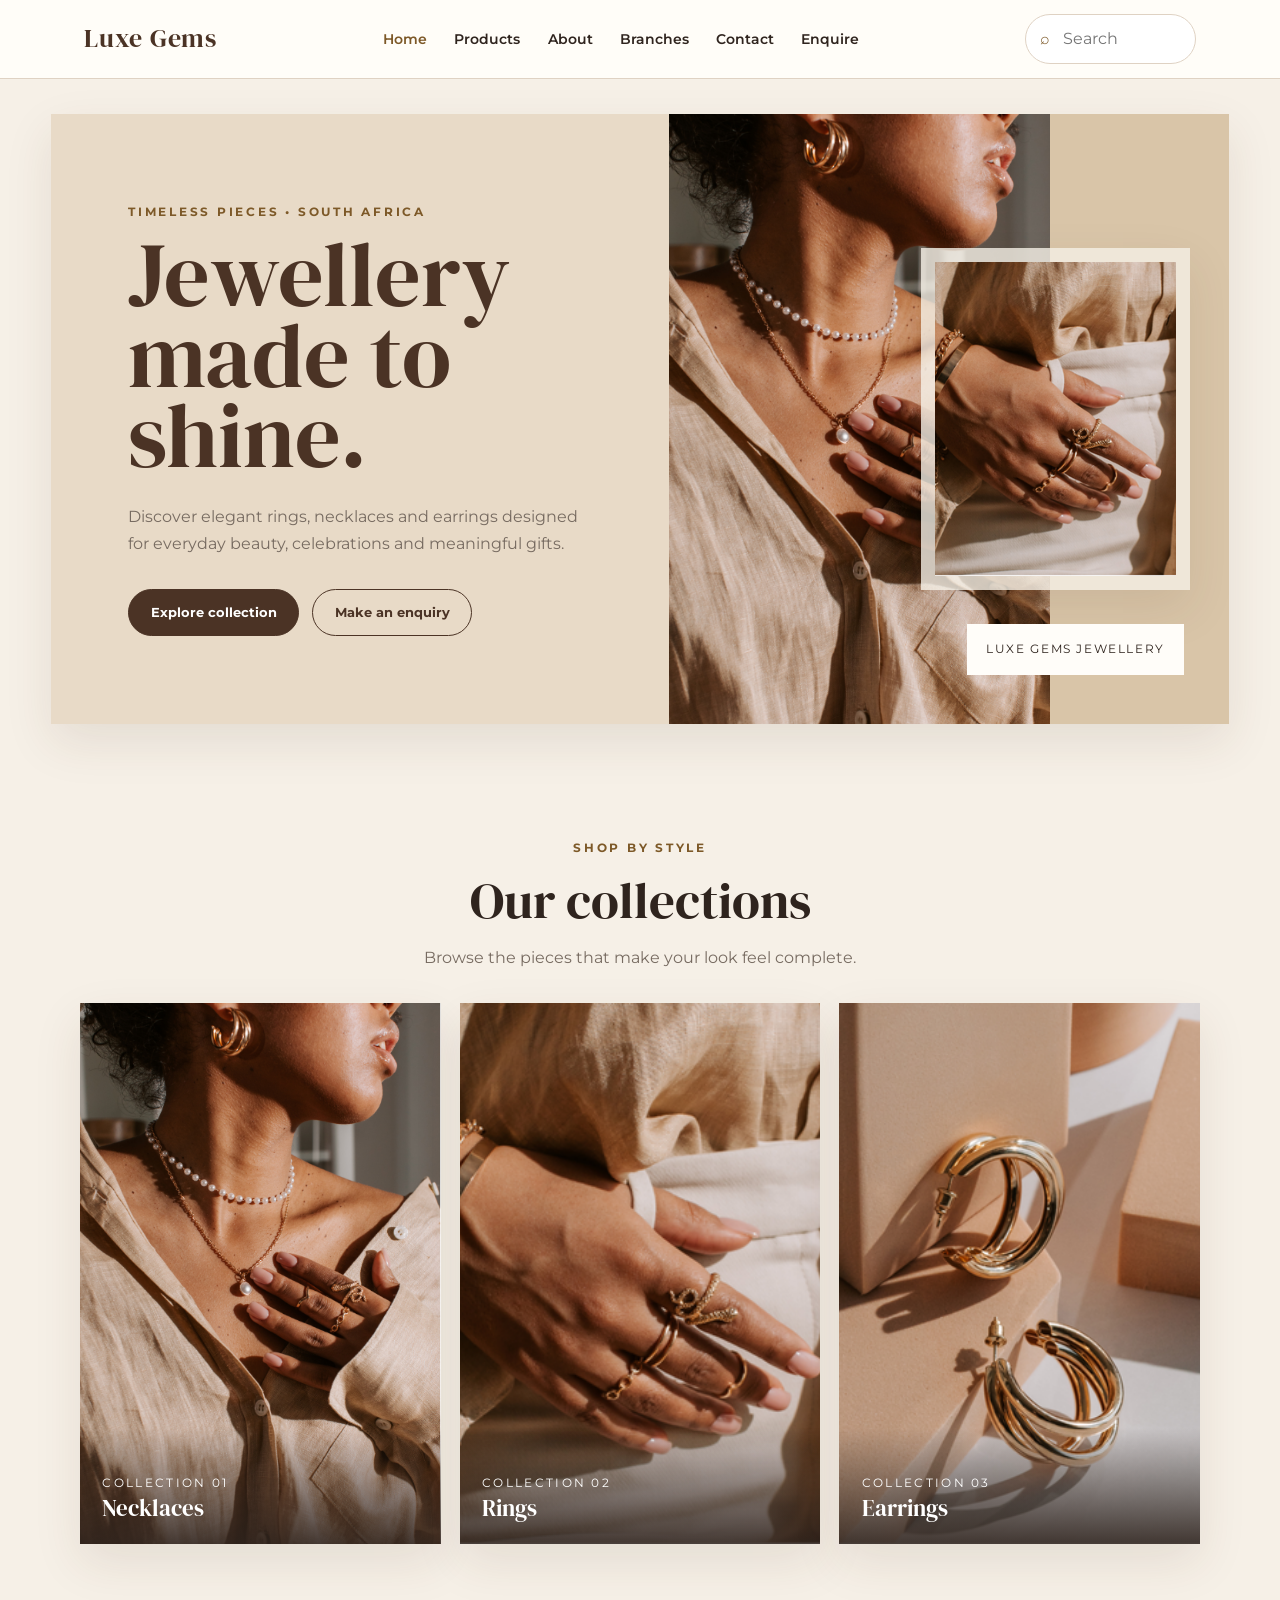
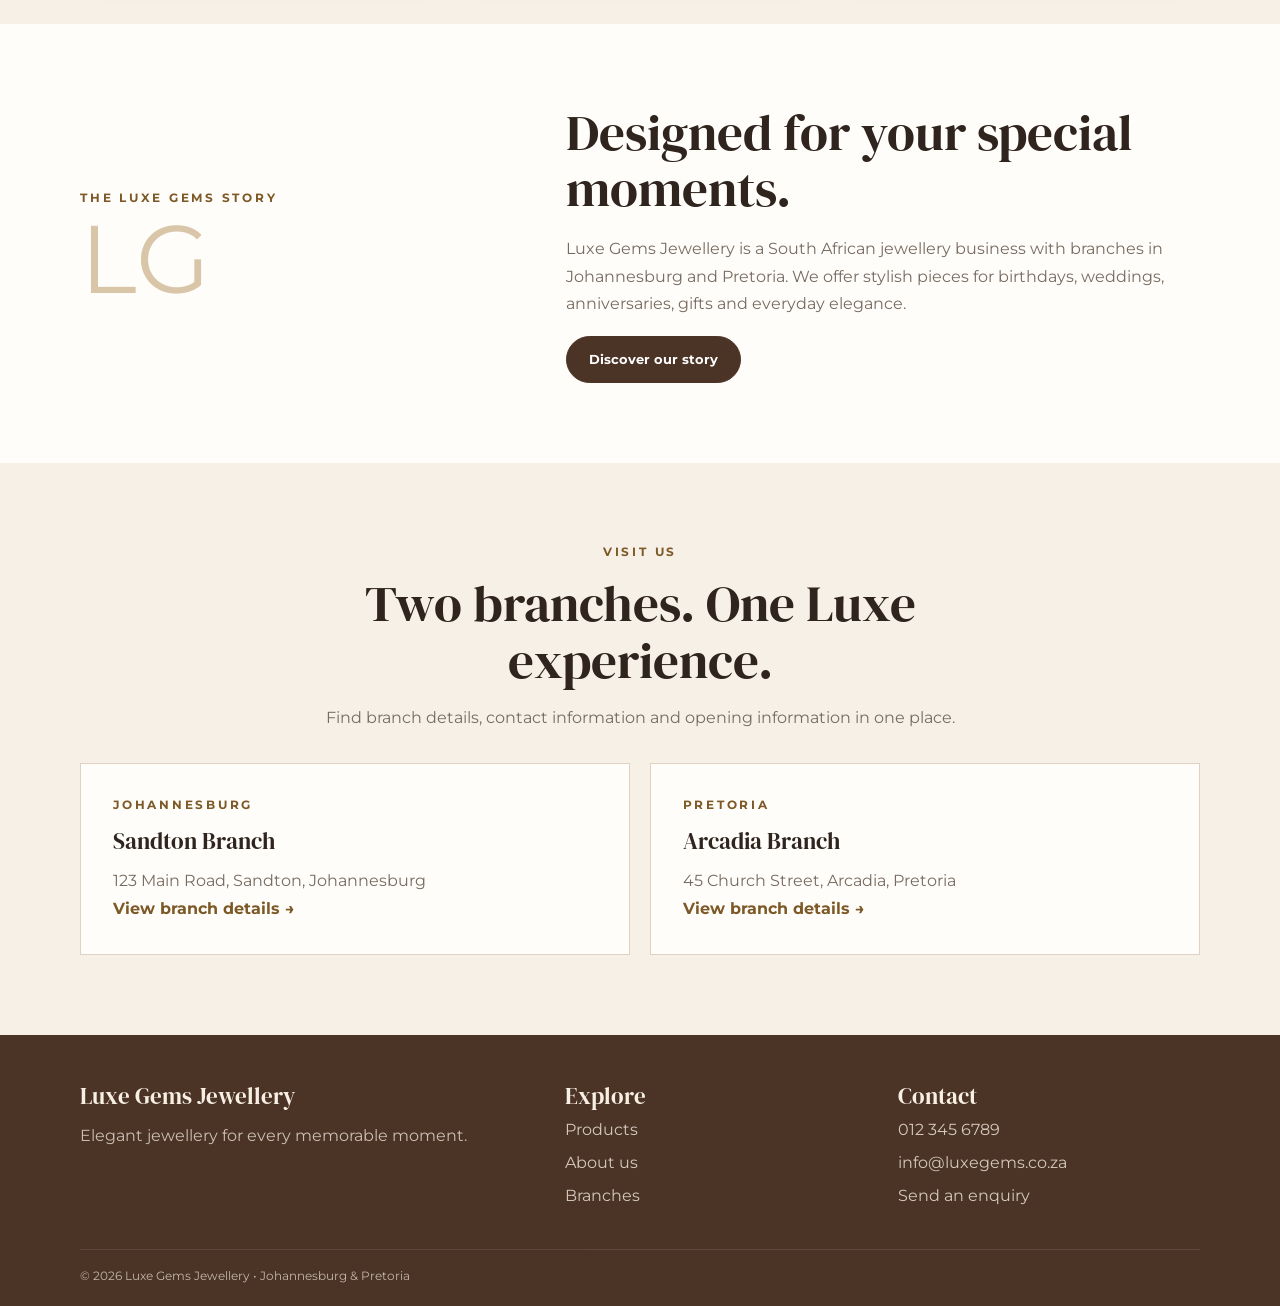
<file: WEDE POE PART 3/WEDE POE PART 3/index.html>
<!DOCTYPE html>
<html lang="en">
<head>
    <meta charset="UTF-8">
    <meta name="viewport" content="width=device-width, initial-scale=1.0">
    <meta name="description" content="Luxe Gems Jewellery - elegant jewellery in Johannesburg and Pretoria.">
    <title>Luxe Gems Jewellery | Home</title>
    <link rel="stylesheet" href="styles.css">
    <script src="script.js" defer></script>
</head>
<body>
<a class="skip-link" href="#main">Skip to content</a>
<header class="site-header">
    <div class="header-inner">
        <a class="brand" href="index.html">Luxe Gems</a>
        <nav aria-label="Main navigation">
            <ul class="nav-links">
    <li><a class="active" href="index.html">Home</a></li>
    <li><a href="products.html">Products</a></li>
    <li><a href="about.html">About</a></li>
    <li><a href="branches.html">Branches</a></li>
    <li><a href="contact.html">Contact</a></li>
    <li><a href="enquiry.html">Enquire</a></li>
</ul>
        </nav>
        <div class="header-actions">
            <div class="search-box" aria-label="Search site">
                <span>⌕</span><input type="search" placeholder="Search" aria-label="Search">
            </div>
            <button class="menu-toggle" aria-label="Open menu" aria-expanded="false">☰</button>
        </div>
    </div>
</header>

<main id="main">
    <section class="hero">
        <div class="hero-grid reveal">
            <div class="hero-copy">
                <div class="eyebrow">Timeless pieces • South Africa</div>
                <h1 class="hero-title">Jewellery<br>made to<br>shine.</h1>
                <p class="hero-subtitle">Discover elegant rings, necklaces and earrings designed for everyday beauty, celebrations and meaningful gifts.</p>
                <div class="hero-buttons">
                    <a class="btn btn-primary" href="products.html">Explore collection</a>
                    <a class="btn btn-light" href="contact.html">Make an enquiry</a>
                </div>
            </div>
            <div class="hero-visual" aria-label="Luxe Gems jewellery collection">
                <img class="hero-image-main" src="images/necklace.jpg" alt="Gold necklace displayed on a jewellery stand">
                <img class="hero-image-small" src="images/rings.jpg" alt="Gold rings in a warm luxury setting">
                <div class="hero-badge">Luxe Gems Jewellery</div>
            </div>
        </div>
    </section>

    <section class="section" id="collections">
        <div class="container">
            <div class="section-heading center">
                <div class="eyebrow">Shop by style</div>
                <h2>Our collections</h2>
                <p>Browse the pieces that make your look feel complete.</p>
            </div>
            <div class="category-grid">
                <a class="category-card" href="products.html?category=necklaces">
                    <img src="images/necklace.jpg" alt="Luxury necklaces">
                    <div class="category-overlay"><span>Collection 01</span><h3>Necklaces</h3></div>
                </a>
                <a class="category-card" href="products.html?category=rings">
                    <img src="images/rings.jpg" alt="Elegant rings">
                    <div class="category-overlay"><span>Collection 02</span><h3>Rings</h3></div>
                </a>
                <a class="category-card" href="products.html?category=earrings">
                    <img src="images/earrings.jpg" alt="Elegant earrings">
                    <div class="category-overlay"><span>Collection 03</span><h3>Earrings</h3></div>
                </a>
            </div>
        </div>
    </section>

    <section class="section intro">
        <div class="container intro-grid">
            <div><div class="eyebrow">The Luxe Gems story</div><div class="intro-number">LG</div></div>
            <div class="intro-copy">
                <h2>Designed for your special moments.</h2>
                <p>Luxe Gems Jewellery is a South African jewellery business with branches in Johannesburg and Pretoria. We offer stylish pieces for birthdays, weddings, anniversaries, gifts and everyday elegance.</p>
                <a class="btn btn-primary" href="about.html">Discover our story</a>
            </div>
        </div>
    </section>

    <section class="section">
        <div class="container">
            <div class="section-heading center">
                <div class="eyebrow">Visit us</div>
                <h2>Two branches. One Luxe experience.</h2>
                <p>Find branch details, contact information and opening information in one place.</p>
            </div>
            <div class="info-grid">
                <article class="info-card"><div class="eyebrow">Johannesburg</div><h3>Sandton Branch</h3><p>123 Main Road, Sandton, Johannesburg</p><a href="branches.html">View branch details →</a></article>
                <article class="info-card"><div class="eyebrow">Pretoria</div><h3>Arcadia Branch</h3><p>45 Church Street, Arcadia, Pretoria</p><a href="branches.html">View branch details →</a></article>
            </div>
        </div>
    </section>
</main>

<footer class="footer">
    <div class="container">
        <div class="footer-grid">
            <div><h3>Luxe Gems Jewellery</h3><p>Elegant jewellery for every memorable moment.</p></div>
            <div><h3>Explore</h3><a href="products.html">Products</a><a href="about.html">About us</a><a href="branches.html">Branches</a></div>
            <div><h3>Contact</h3><a href="tel:0123456789">012 345 6789</a><a href="mailto:info@luxegems.co.za">info@luxegems.co.za</a><a href="contact.html">Send an enquiry</a></div>
        </div>
        <div class="copyright">© 2026 Luxe Gems Jewellery • Johannesburg &amp; Pretoria</div>
    </div>
</footer>
</body>
</html>
</file>
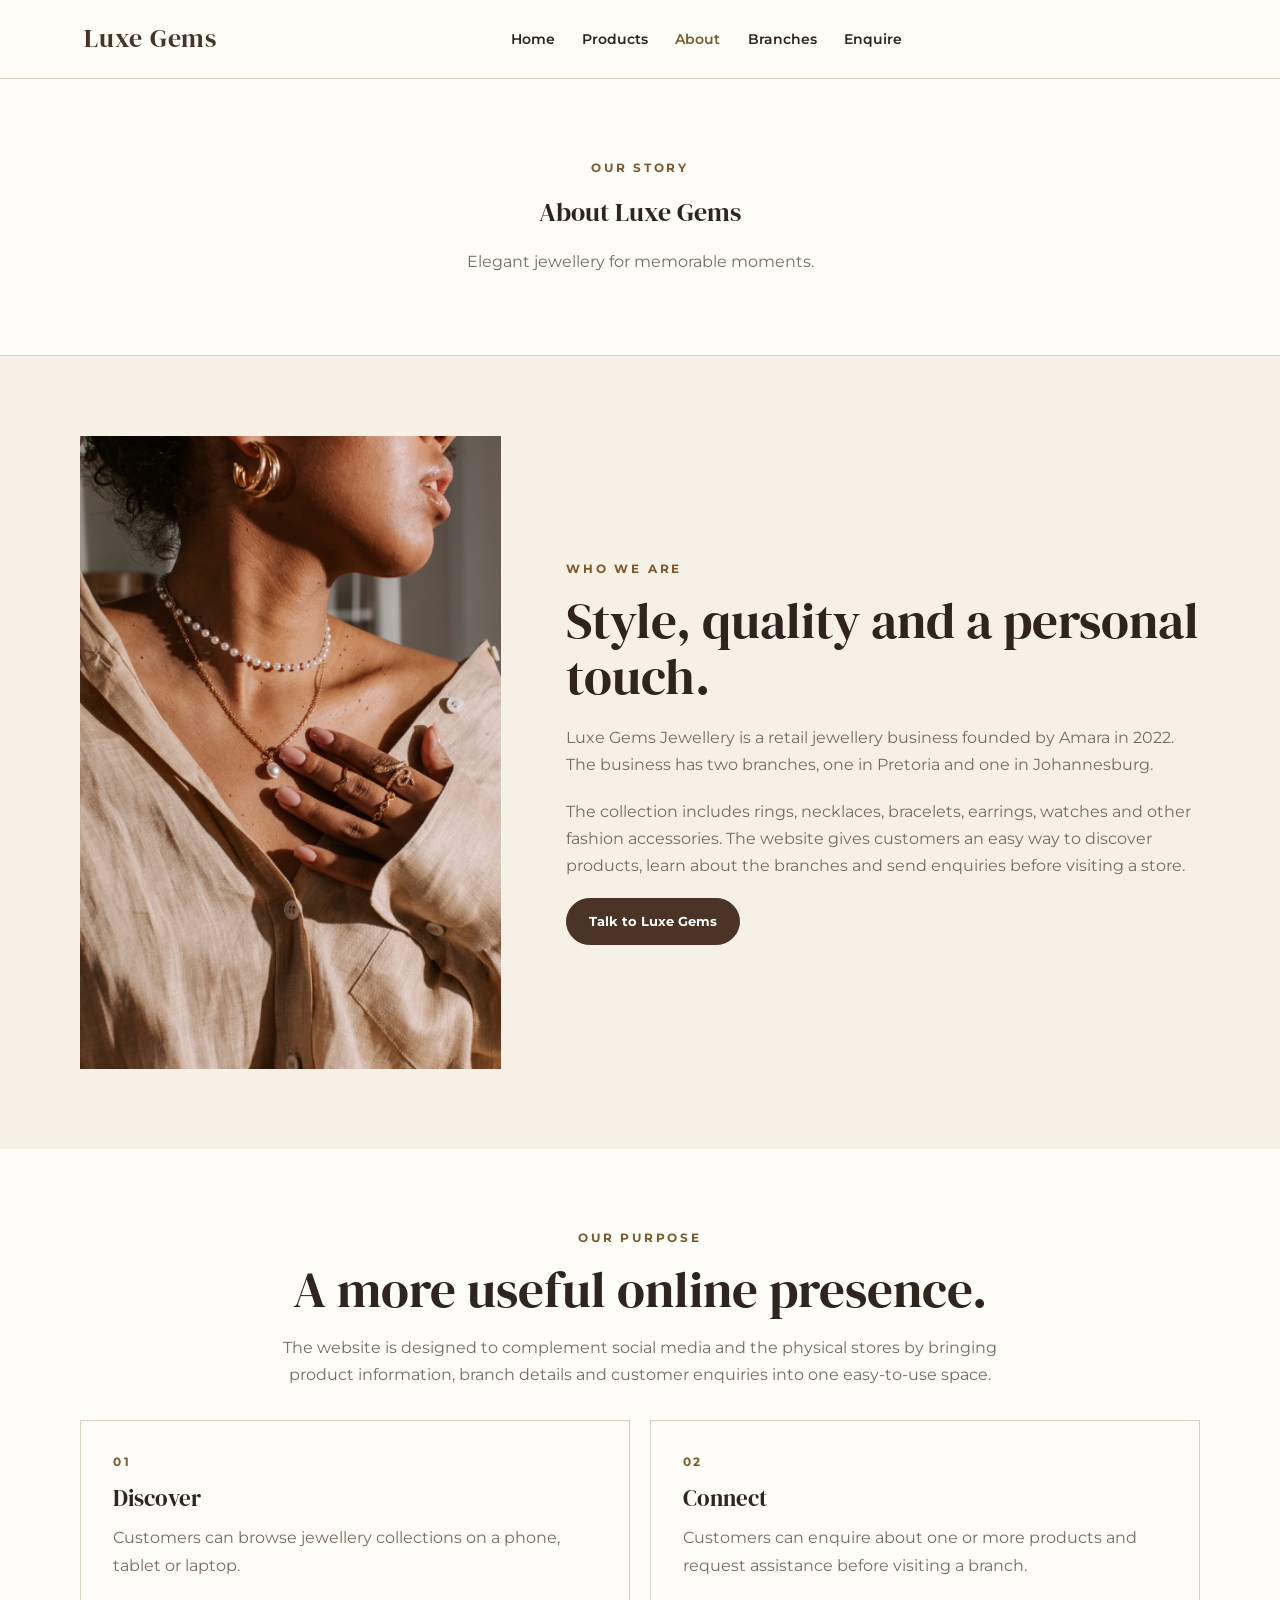
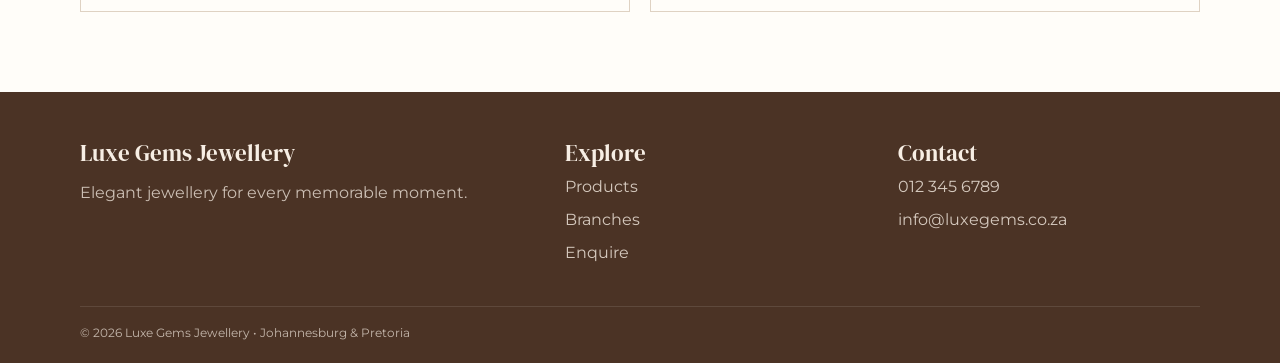
<file: WEDE POE PART 3/WEDE POE PART 3/about.html>
<!DOCTYPE html>
<html lang="en">
    <head>
        <meta charset="UTF-8">
        <meta name="viewport" content="width=device-width, initial-scale=1.0">
        <title>Luxe Gems Jewellery | About</title>
        <link rel="stylesheet" href="styles.css">
        <script src="script.js" defer>

        </script>
        </head>
<body>
    <a class="skip-link" href="#main">Skip to content</a>
    <header class="site-header">
        <div class="header-inner">
            <a class="brand" href="index.html">Luxe Gems</a>
            <nav aria-label="Main navigation">
                <ul class="nav-links">
                    <li><a href="index.html">Home</a>
                    </li><li><a href="products.html">Products</a>
                    </li><li><a class="active" href="about.html">About</a>
                    </li><li><a href="branches.html">Branches</a>
                    </li><li><a href="contact.html">Enquire</a>
                    </li></ul>
                </nav><div class="header-actions">
                    <button class="menu-toggle" aria-label="Open menu" aria-expanded="false">☰</button>
                </div></div></header>
<main id="main">
    <section class="page-banner">
        <div class="eyebrow">Our story</div>
        <h1>About Luxe Gems</h1>
        <p>Elegant jewellery for memorable moments.</p>
    </section>
<section class="section">
    <div class="container intro-grid">
        <div>
            <img src="images/necklace.jpg" alt="Luxe Gems necklace collection">
        </div><div class="intro-copy">
            <div class="eyebrow">Who we are</div>
            <h2>Style, quality and a personal touch.</h2>
            <p>Luxe Gems Jewellery is a retail jewellery business founded by Amara in 2022. The business has two branches, one in Pretoria and one in Johannesburg.</p>
            <p>The collection includes rings, necklaces, bracelets, earrings, watches and other fashion accessories. The website gives customers an easy way to discover products, learn about the branches and send enquiries before visiting a store.</p>
            <a class="btn btn-primary" href="contact.html">Talk to Luxe Gems</a>
        </div></div>
    </section>
<section class="section intro">
    <div class="container">
        <div class="section-heading center">
            <div class="eyebrow">Our purpose</div>
            <h2>A more useful online presence.</h2>
            <p>The website is designed to complement social media and the physical stores by bringing product information, branch details and customer enquiries into one easy-to-use space.</p>
        </div><div class="info-grid">
            <article class="info-card">
                <div class="eyebrow">01</div>
                <h3>Discover</h3>
                <p>Customers can browse jewellery collections on a phone, tablet or laptop.</p>
            </article>
            <article class="info-card">
                <div class="eyebrow">02</div>
                <h3>Connect</h3>
                <p>Customers can enquire about one or more products and request assistance before visiting a branch.</p>
            </article>
        </div></div>
    </section>
</main>
<footer class="footer">
    <div class="container">
        <div class="footer-grid">
            <div><h3>Luxe Gems Jewellery</h3>
                <p>Elegant jewellery for every memorable moment.</p>
            </div><div>
                <h3>Explore</h3>
                <a href="products.html">Products</a>
                <a href="branches.html">Branches</a>
                <a href="contact.html">Enquire</a>
            </div><div>
                <h3>Contact</h3>
                <a href="tel:0123456789">012 345 6789</a>
                <a href="mailto:info@luxegems.co.za">info@luxegems.co.za</a>
            </div></div>
            <div class="copyright">© 2026 Luxe Gems Jewellery • Johannesburg &amp; Pretoria</div>
        </div>
    </footer>
</body>
</html>
</file>
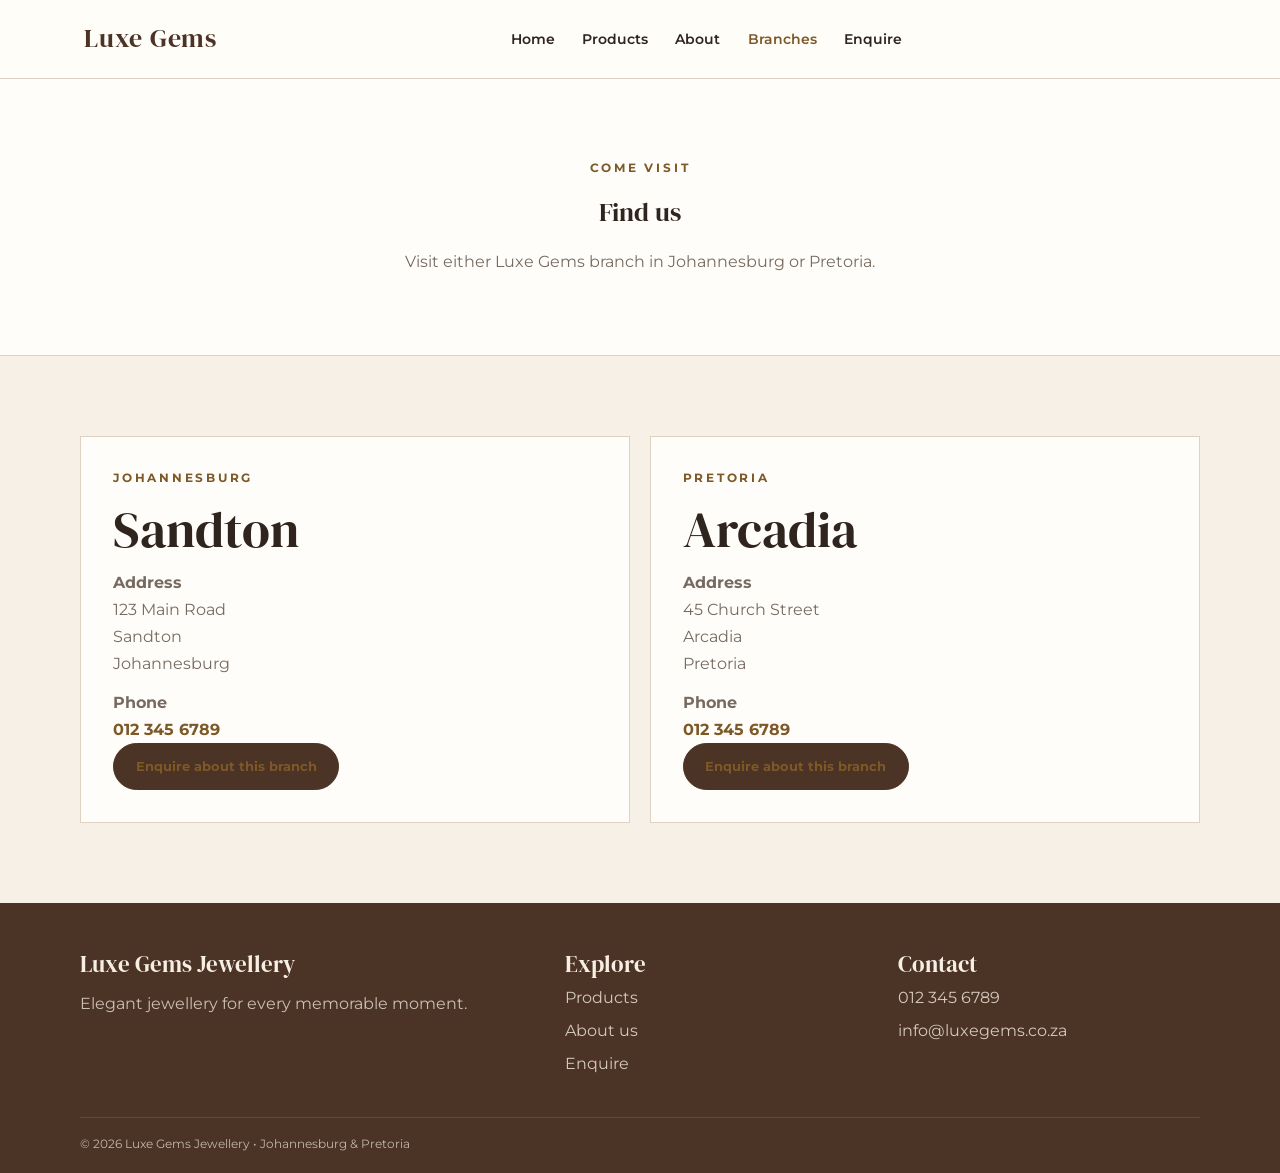
<file: WEDE POE PART 3/WEDE POE PART 3/branches.html>
<!DOCTYPE html>
<html lang="en">
    <head><meta charset="UTF-8">
        <meta name="viewport" content="width=device-width, initial-scale=1.0">
        <title>Luxe Gems Jewellery | Branches</title>
        <link rel="stylesheet" href="styles.css">
        <script src="script.js" defer>

        </script></head>
<body><a class="skip-link" href="#main">Skip to content</a>
    <header class="site-header"><div class="header-inner">
        <a class="brand" href="index.html">Luxe Gems</a>
        <nav aria-label="Main navigation">
            <ul class="nav-links">
                <li><a href="index.html">Home</a>
                </li><li><a href="products.html">Products</a>
                </li><li><a href="about.html">About</a>
                </li><li><a class="active" href="branches.html">Branches</a>
                </li><li><a href="contact.html">Enquire</a>
                </li></ul></nav><div class="header-actions">
                    <button class="menu-toggle" aria-label="Open menu" aria-expanded="false">☰</button>
                </div></div></header>
<main id="main"><section class="page-banner">
    <div class="eyebrow">Come visit</div>
    
    <h1>Find us</h1><p>Visit either Luxe Gems branch in Johannesburg or Pretoria.</p>
</section>
<section class="section">
    <div class="container">
        <div class="info-grid">
            <article class="info-card">
                <div class="eyebrow">Johannesburg</div>
                <h2>Sandton</h2>
                <p><strong>Address</strong>
                    <br>123 Main Road<br>Sandton<br>Johannesburg</p>
                    <p><strong>Phone</strong><br>
                        <a href="tel:0123456789">012 345 6789</a></p>
                        <a class="btn btn-primary" href="contact.html?branch=Johannesburg">Enquire about this branch</a>
                    </article>
                    <article class="info-card">
                        <div class="eyebrow">Pretoria</div>
                        <h2>Arcadia</h2>
                        <p><strong>Address</strong>
                            <br>45 Church Street<br>Arcadia<br>Pretoria</p><p>
                                <strong>Phone</strong><br>
                                <a href="tel:0123456789">012 345 6789</a></p>
                                <a class="btn btn-primary" href="contact.html?branch=Pretoria">Enquire about this branch</a>
                            </article>
                        </div></div>
                    </section>
                </main>
<footer class="footer">
    <div class="container">
        <div class="footer-grid">
            <div>
                <h3>Luxe Gems Jewellery</h3>
                <p>Elegant jewellery for every memorable moment.</p>
            </div><div>
                <h3>Explore</h3>
                <a href="products.html">Products</a>
                <a href="about.html">About us</a>
                <a href="contact.html">Enquire</a>
            </div><div>
                <h3>Contact</h3>
                <a href="tel:0123456789">012 345 6789</a>
                <a href="mailto:info@luxegems.co.za">info@luxegems.co.za</a>
            </div></div>
            <div class="copyright">© 2026 Luxe Gems Jewellery • Johannesburg &amp; Pretoria</div></div>
        </footer>
    </body>
    </html>
</file>
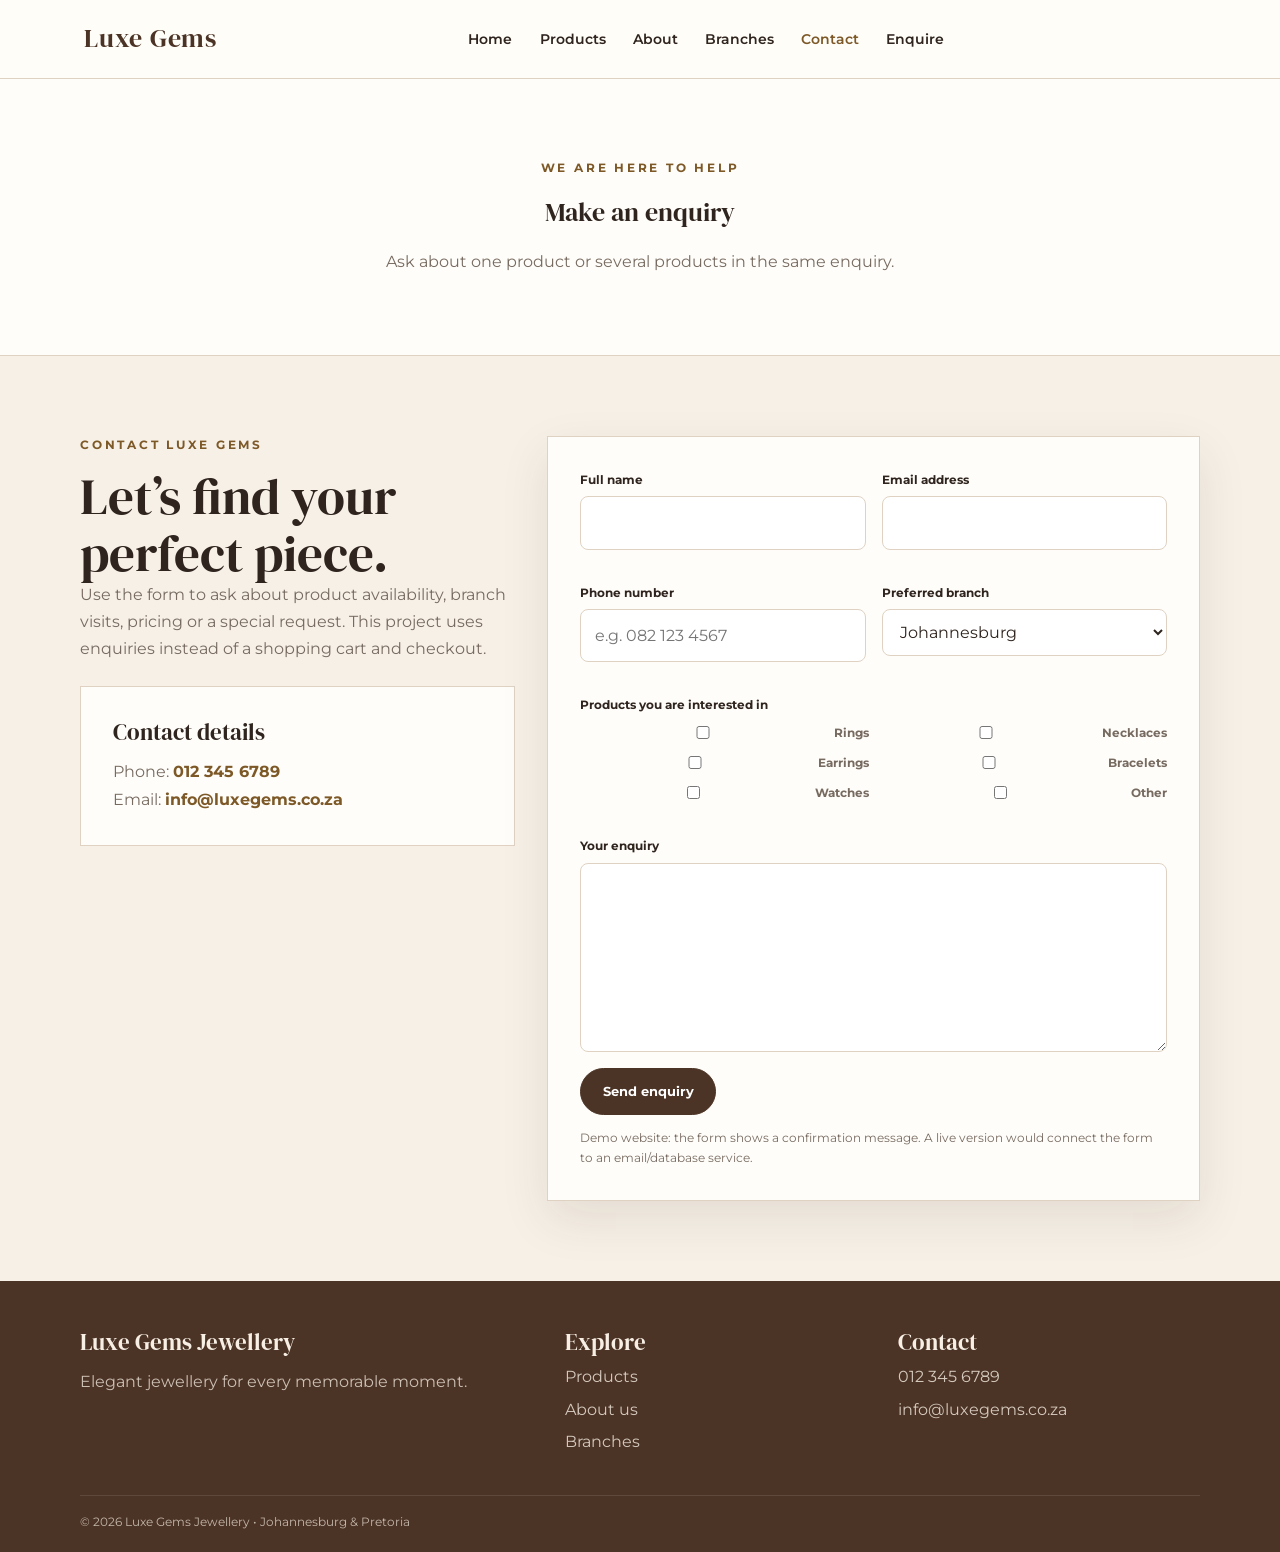
<file: WEDE POE PART 3/WEDE POE PART 3/contact.html>
<!DOCTYPE html>
<html lang="en">
    <head>
        <meta charset="UTF-8">
        <meta name="viewport" content="width=device-width, initial-scale=1.0">
        <title>Luxe Gems Jewellery | Enquiries</title>
        <link rel="stylesheet" href="styles.css">
        <script src="script.js" defer>
</script>
</head>
<body>
    <a class="skip-link" href="#main">Skip to content</a>
    <header class="site-header">
        <div class="header-inner">
            <a class="brand" href="index.html">Luxe Gems</a>
            <nav aria-label="Main navigation">
                <ul class="nav-links">
    <li><a href="index.html">Home</a></li>
    <li><a href="products.html">Products</a></li>
    <li><a href="about.html">About</a></li>
    <li><a href="branches.html">Branches</a></li>
    <li><a class="active" href="contact.html">Contact</a></li>
    <li><a href="enquiry.html">Enquire</a></li>
</ul>
                </nav><div class="header-actions">
                        <button class="menu-toggle" aria-label="Open menu" aria-expanded="false">☰</button>
                    </div></div></header>
<main id="main"><section class="page-banner">
    <div class="eyebrow">We are here to help</div>
    <h1>Make an enquiry</h1><p>Ask about one product or several products in the same enquiry.</p>
</section>
<section class="section">
    <div class="container contact-layout"><div>
        <div class="eyebrow">Contact Luxe Gems</div>
        <h2>Let’s find your perfect piece.</h2>
        <p>Use the form to ask about product availability, branch visits, pricing or a special request. This project uses enquiries instead of a shopping cart and checkout.</p>
        <div class="info-card" style="margin-top:1.5rem">
            <h3>Contact details</h3>
            <p>Phone: <a href="tel:0123456789">012 345 6789</a>
                <br>Email: <a href="mailto:info@luxegems.co.za">info@luxegems.co.za</a>
            </p></div></div>
<div class="form-card">
    <form class="js-enquiry-form">
        <div class="form-grid">
            <div class="field">
                <label for="name">Full name</label>
                <input id="name" name="name" type="text" required>
            </div><div class="field">
                <label for="email">Email address</label>
                <input id="email" name="email" type="email" required>
            </div><div class="field">
                <label for="phone">Phone number</label>
                <input id="phone" name="phone" type="tel" placeholder="e.g. 082 123 4567">
            </div><div class="field">
                <label for="branch">Preferred branch</label>
                <select id="branch" name="branch">
                    <option>Johannesburg</option>
                    <option>Pretoria</option>
                    <option>Either branch</option>
                </select></div><div class="field full">
                    <label>Products you are interested in</label>
                    <div class="checkbox-grid">
                        <label class="checkbox">
                            <input type="checkbox" name="products" value="Rings"> Rings</label>
                            <label class="checkbox">
                                <input type="checkbox" name="products" value="Necklaces"> Necklaces</label>
                                <label class="checkbox">
                                    <input type="checkbox" name="products" value="Earrings"> Earrings</label>
                                    <label class="checkbox">
                                        <input type="checkbox" name="products" value="Bracelets"> Bracelets</label>
                                        <label class="checkbox">
                                            <input type="checkbox" name="products" value="Watches"> Watches</label>
                                            <label class="checkbox">
                                                <input type="checkbox" name="products" value="Other"> Other</label>
                                            </div></div><div class="field full">
                                                <label for="message">Your enquiry</label>
                                                <textarea id="message" name="message" rows="6" placeholder="Tell us what you are looking for..." required>
                                                
                                                </textarea>
                                            </div></div>
                                                <button class="btn btn-primary" type="submit">Send enquiry</button>
                                                <p class="form-note">Demo website: the form shows a confirmation message. A live version would connect the form to an email/database service.</p>
                                                <div class="form-message" role="status">

                                                </div></form>
                                            </div></div>
                                        </section>
                                    </main>
<footer class="footer">
    <div class="container">
    <div class="footer-grid">
        <div>
            <h3>Luxe Gems Jewellery</h3>
            <p>Elegant jewellery for every memorable moment.</p>
        </div><div>
            <h3>Explore</h3>
            <a href="products.html">Products</a>
            <a href="about.html">About us</a>
            <a href="branches.html">Branches</a>
        </div><div>
            <h3>Contact</h3>
            <a href="tel:0123456789">012 345 6789</a>
            <a href="mailto:info@luxegems.co.za">info@luxegems.co.za</a>
        </div></div>
        <div class="copyright">© 2026 Luxe Gems Jewellery • Johannesburg &amp; Pretoria</div>
    </div>
</footer>
</body>
</html>
</file>
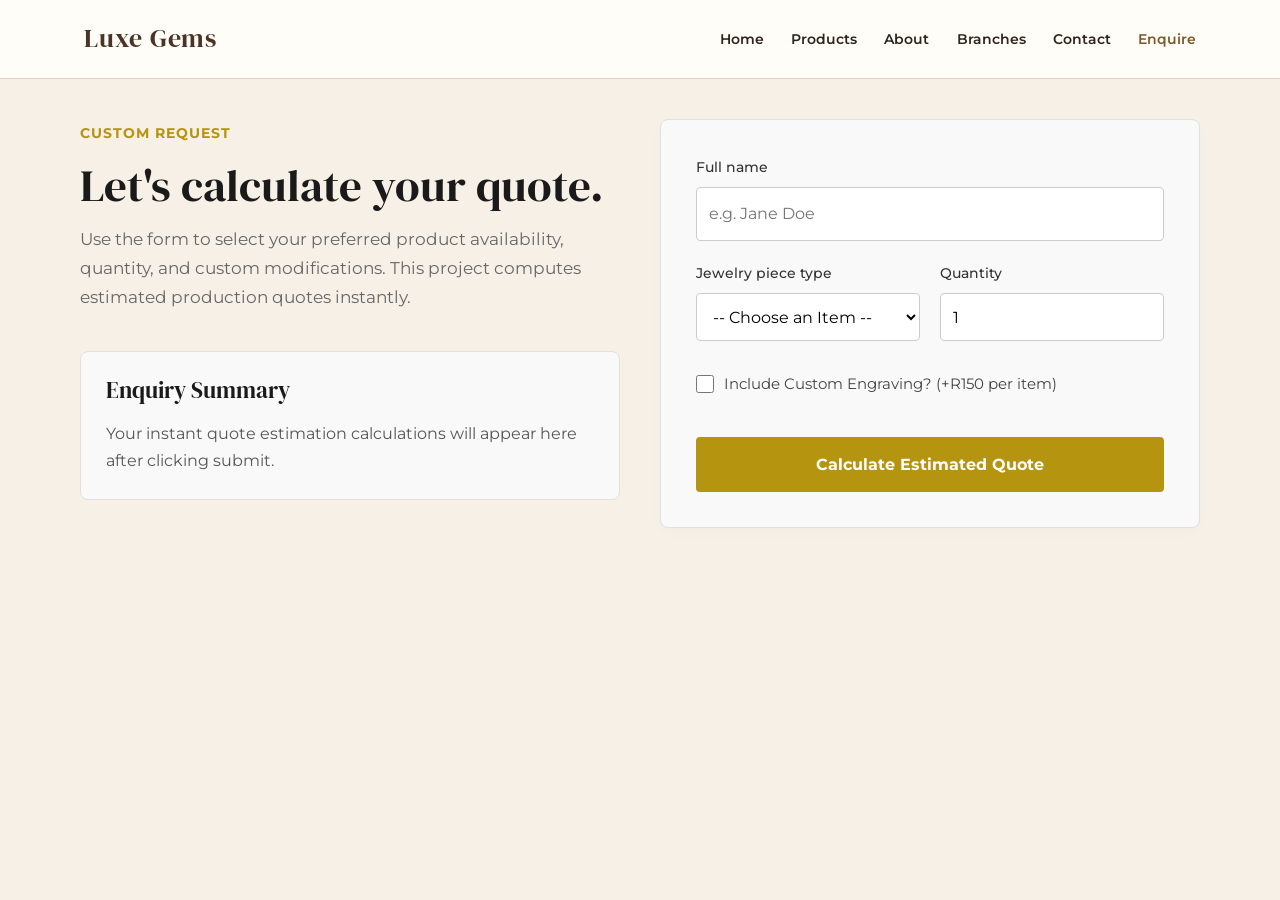
<file: WEDE POE PART 3/WEDE POE PART 3/enquiry.html>
<!DOCTYPE html>
<html lang="en">
<head>
    <meta charset="UTF-8">
    <meta name="viewport" content="width=device-width, initial-scale=1.0">
    <title>Product Enquiry | WEDE5020 Jewelry</title>
    <meta name="description" content="Compute an estimated luxury custom production quote instantly with Luxe Gems.">
    <meta name="keywords" content="jewelry store, luxe gems, custom quote, rings, earrings">
    <link rel="stylesheet" href="styles.css">
    <script src="script.js" defer></script>
</head>
<body>
    <a class="skip-link" href="#main">Skip to content</a>
    
    <!-- Header/Navigation matching your design -->
    <header class="site-header">
        <div class="header-inner">
            <a class="brand" href="index.html">Luxe Gems</a>
            <nav aria-label="Main navigation">
                <ul class="nav-links">
                    <li><a href="index.html">Home</a></li>
                    <li><a href="products.html">Products</a></li>
                    <li><a href="about.html">About</a></li>
                    <li><a href="branches.html">Branches</a></li>
                    <li><a href="contact.html">Contact</a></li>
                    <li><a class="active" href="enquiry.html">Enquire</a></li>
                </ul>
            </nav>
        </div>
    </header>

    <main id="main" class="container">
        <!-- Two-column grid structure matching contact.html -->
        <div style="display: grid; grid-template-columns: 1fr 1fr; gap: 40px; margin-top: 40px; align-items: start;">
            
            <!-- LEFT COLUMN: Content & Details -->
            <div>
                <span class="eyebrow" style="text-transform: uppercase; color: #b59410; font-weight: bold; letter-spacing: 1px; font-size: 0.9rem;">Custom Request</span>
                <h1 style="font-size: 2.8rem; line-height: 1.1; margin: 15px 0; color: #1a1a1a;">Let's calculate your quote.</h1>
                <p style="color: #666; margin-bottom: 30px; font-size: 1.05rem;">Use the form to select your preferred product availability, quantity, and custom modifications. This project computes estimated production quotes instantly.</p>
                
                <div style="background: #f9f9f9; padding: 25px; border-radius: 8px; border: 1px solid #e0e0e0; margin-top: 40px;">
                    <h3 style="margin-bottom: 15px; color: #1a1a1a;">Enquiry Summary</h3>
                    <div id="enquiryResponse" class="response-box" style="font-size: 1rem; color: #555;">Your instant quote estimation calculations will appear here after clicking submit.</div>
                </div>
            </div>

            <!-- RIGHT COLUMN: Form Fields matching Picture 1 structure -->
            <div style="background: #f9f9f9; padding: 35px; border-radius: 8px; border: 1px solid #e0e0e0; box-shadow: 0 4px 15px rgba(0,0,0,0.02);">
                <form id="enquiryForm" class="web-form" style="display: flex; flex-direction: column; gap: 20px;">
                    
                    <div>
                        <label for="clientName" style="display: block; font-weight: 500; margin-bottom: 8px; font-size: 0.9rem; color: #333;">Full name</label>
                        <input type="text" id="clientName" required placeholder="e.g. Jane Doe" style="width: 100%; padding: 12px; border: 1px solid #ccc; border-radius: 4px; background: #fff; font-size: 1rem;">
                    </div>

                    <div style="display: grid; grid-template-columns: 1fr 1fr; gap: 20px;">
                        <div>
                            <label for="itemType" style="display: block; font-weight: 500; margin-bottom: 8px; font-size: 0.9rem; color: #333;">Jewelry piece type</label>
                            <select id="itemType" required style="width: 100%; padding: 12px; border: 1px solid #ccc; border-radius: 4px; background: #fff; font-size: 1rem; height: 48px;">
                                <option value="" disabled selected>-- Choose an Item --</option>
                                <option value="earrings">Earrings (R450)</option>
                                <option value="necklace">Necklaces (R1200)</option>
                                <option value="ring">Rings (R850)</option>
                            </select>
                        </div>
                        <div>
                            <label for="quantity" style="display: block; font-weight: 500; margin-bottom: 8px; font-size: 0.9rem; color: #333;">Quantity</label>
                            <input type="number" id="quantity" min="1" value="1" required style="width: 100%; padding: 12px; border: 1px solid #ccc; border-radius: 4px; background: #fff; font-size: 1rem; height: 48px;">
                        </div>
                    </div>

                    <div style="margin: 10px 0; display: flex; align-items: center; gap: 10px;">
                        <input type="checkbox" id="engraving" style="width: 18px; height: 18px; cursor: pointer; accent-color: #b59410;">
                        <label for="engraving" style="font-size: 0.95rem; color: #444; cursor: pointer;">Include Custom Engraving? (+R150 per item)</label>
                    </div>

                    <button type="submit" class="submit-btn" style="background: #b59410; color: #fff; border: none; padding: 14px; font-size: 1rem; font-weight: bold; border-radius: 4px; cursor: pointer; transition: background 0.3s; margin-top: 10px;">Calculate Estimated Quote</button>
                </form>
            </div>

        </div>
    </main>
</body>
</html>
</file>
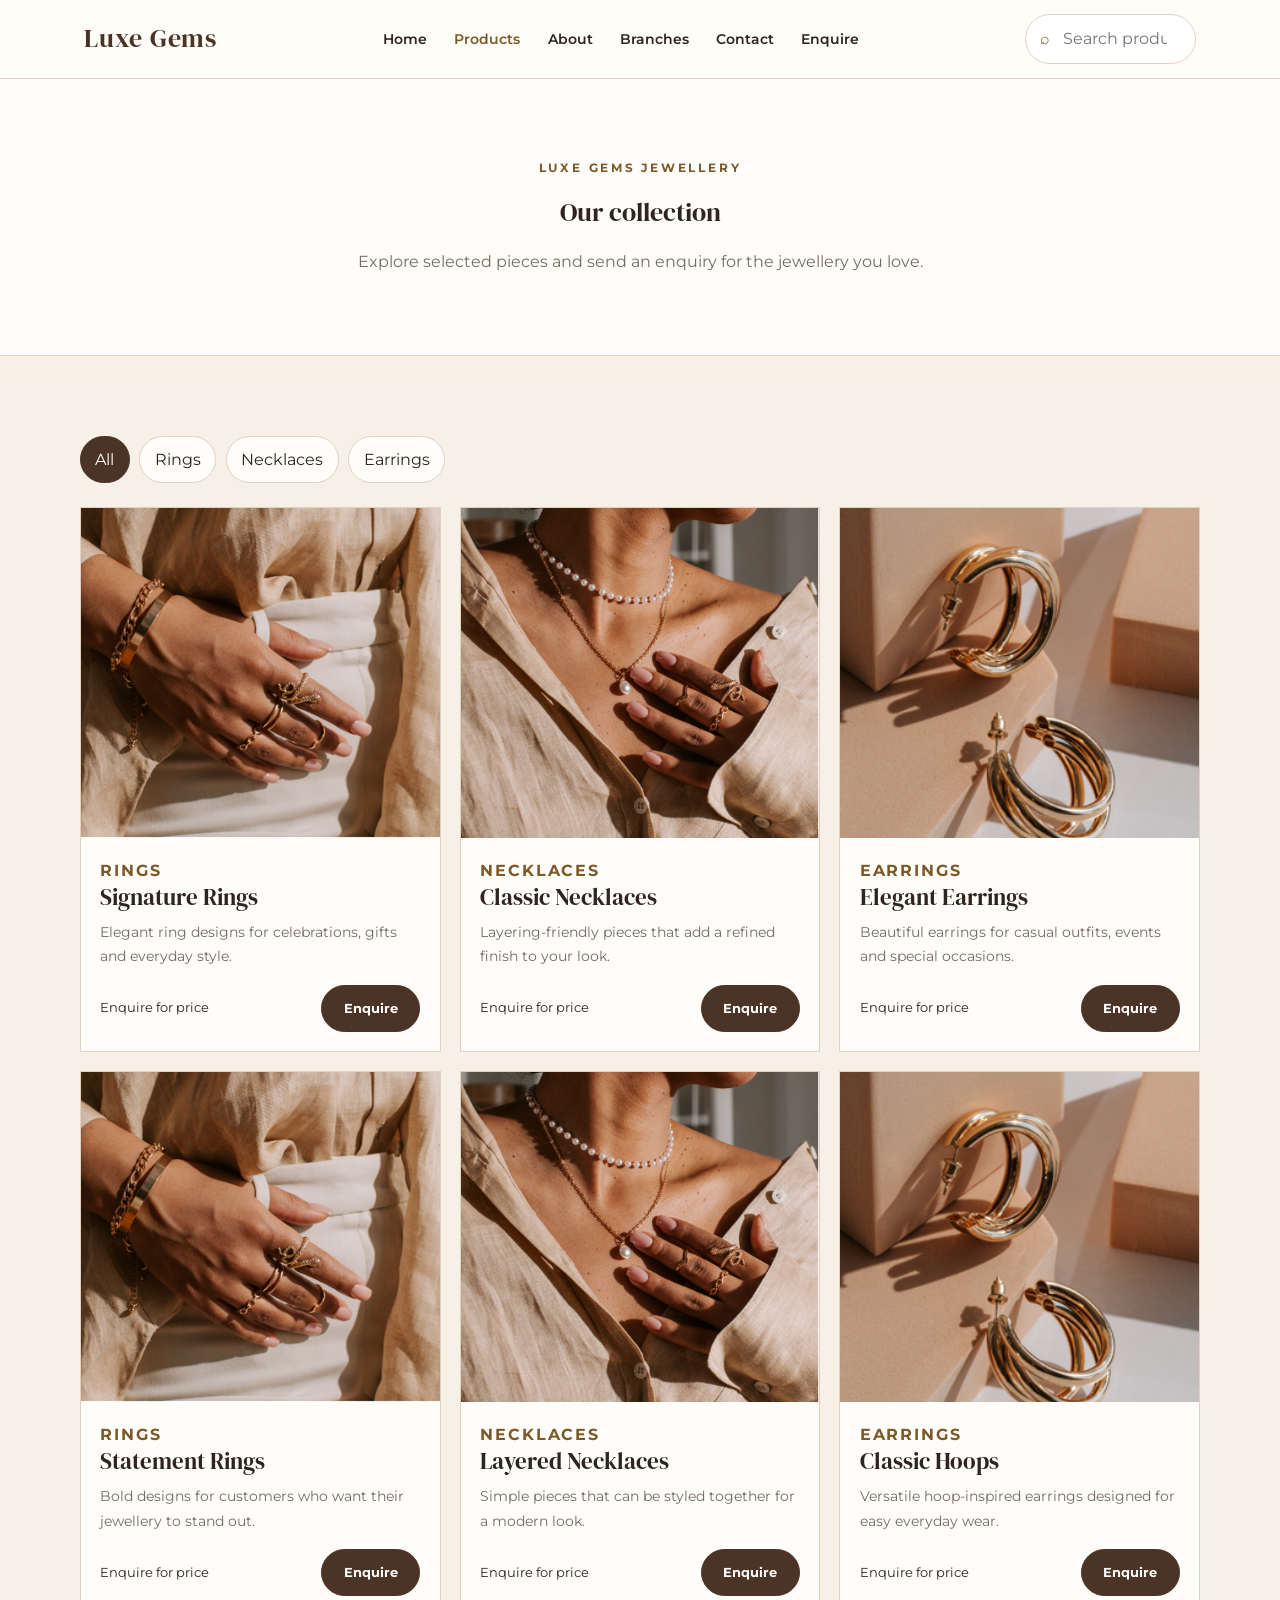
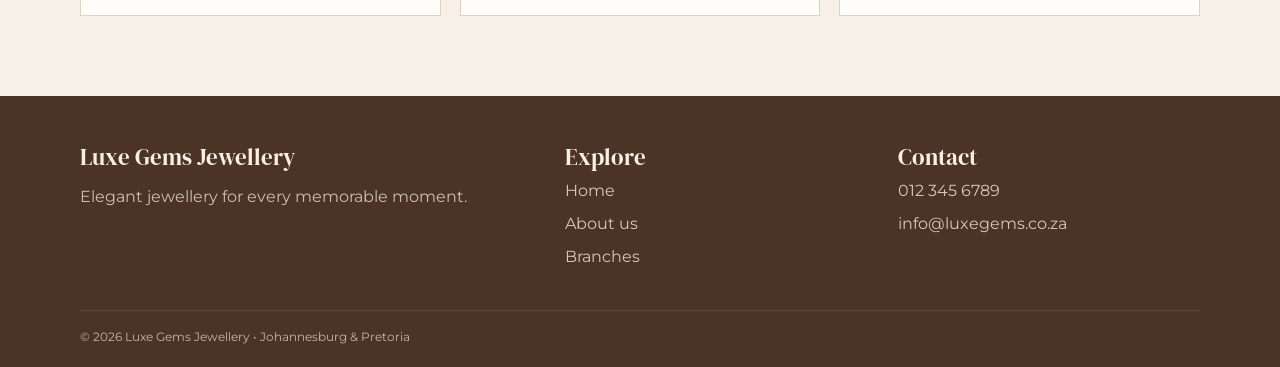
<file: WEDE POE PART 3/WEDE POE PART 3/products.html>
<!DOCTYPE html>
<html lang="en">
<head>
    <meta charset="UTF-8"><meta name="viewport" content="width=device-width, initial-scale=1.0">
    <meta name="description" content="Explore Luxe Gems Jewellery collections.">
    <title>Luxe Gems Jewellery | Products</title>
    <link rel="stylesheet" href="styles.css"><script src="script.js" defer></script>
</head>
<body>
<a class="skip-link" href="#main">Skip to content</a>
<header class="site-header">
    <div class="header-inner">
        <a class="brand" href="index.html">Luxe Gems</a>
        <nav aria-label="Main navigation">
           <ul class="nav-links">
    <li><a href="index.html">Home</a></li>
    <li><a class="active" href="products.html">Products</a></li>
    <li><a href="about.html">About</a></li>
    <li><a href="branches.html">Branches</a></li>
    <li><a href="contact.html">Contact</a></li>
    <li><a href="enquiry.html">Enquire</a></li>
</ul>
        </nav><div class="header-actions">
                <div class="search-box"><span>⌕</span>
                    <input id="productSearch" type="search" placeholder="Search products" aria-label="Search products"></div>
                    <button class="menu-toggle" aria-label="Open menu" aria-expanded="false">☰</button>
                </div></div></header>
<main id="main">
    <section class="page-banner"><div class="eyebrow">Luxe Gems Jewellery</div><h1>Our collection</h1><p>Explore selected pieces and send an enquiry for the jewellery you love.</p></section>
    <section class="section"><div class="container">
        <div class="filter-bar" aria-label="Product filters">
            <button class="filter-btn active" data-category="all">All</button><button class="filter-btn" data-category="rings">Rings</button><button class="filter-btn" data-category="necklaces">Necklaces</button><button class="filter-btn" data-category="earrings">Earrings</button>
        </div>
        <div class="product-grid">
            <article class="product-card" data-category="rings"><img src="images/rings.jpg" alt="Gold rings"><div class="product-info"><div class="product-tag">Rings</div><h3>Signature Rings</h3><p>Elegant ring designs for celebrations, gifts and everyday style.</p><div class="product-meta"><span>Enquire for price</span><a class="btn btn-primary" href="contact.html?product=Signature%20Rings">Enquire</a></div></div></article>
            <article class="product-card" data-category="necklaces"><img src="images/necklace.jpg" alt="Gold necklace"><div class="product-info"><div class="product-tag">Necklaces</div><h3>Classic Necklaces</h3><p>Layering-friendly pieces that add a refined finish to your look.</p><div class="product-meta"><span>Enquire for price</span><a class="btn btn-primary" href="contact.html?product=Classic%20Necklaces">Enquire</a></div></div></article>
            <article class="product-card" data-category="earrings"><img src="images/earrings.jpg" alt="Gold earrings"><div class="product-info"><div class="product-tag">Earrings</div><h3>Elegant Earrings</h3><p>Beautiful earrings for casual outfits, events and special occasions.</p><div class="product-meta"><span>Enquire for price</span><a class="btn btn-primary" href="contact.html?product=Elegant%20Earrings">Enquire</a></div></div></article>
            <article class="product-card" data-category="rings"><img src="images/rings.jpg" alt="Gold statement ring"><div class="product-info"><div class="product-tag">Rings</div><h3>Statement Rings</h3><p>Bold designs for customers who want their jewellery to stand out.</p><div class="product-meta"><span>Enquire for price</span><a class="btn btn-primary" href="contact.html?product=Statement%20Rings">Enquire</a></div></div></article>
            <article class="product-card" data-category="necklaces"><img src="images/necklace.jpg" alt="Layered gold necklace"><div class="product-info"><div class="product-tag">Necklaces</div><h3>Layered Necklaces</h3><p>Simple pieces that can be styled together for a modern look.</p><div class="product-meta"><span>Enquire for price</span><a class="btn btn-primary" href="contact.html?product=Layered%20Necklaces">Enquire</a></div></div></article>
            <article class="product-card" data-category="earrings"><img src="images/earrings.jpg" alt="Gold hoop earrings"><div class="product-info"><div class="product-tag">Earrings</div><h3>Classic Hoops</h3><p>Versatile hoop-inspired earrings designed for easy everyday wear.</p><div class="product-meta"><span>Enquire for price</span><a class="btn btn-primary" href="contact.html?product=Classic%20Hoops">Enquire</a></div></div></article>
        </div>
        <div class="no-results">No products matched your search. Try another keyword or category.</div>
    </div></section>
</main>
<footer class="footer">
    <div class="container">
        <div class="footer-grid">
            <div><h3>Luxe Gems Jewellery</h3>
                <p>Elegant jewellery for every memorable moment.</p>
            </div><div><h3>Explore</h3>
                <a href="index.html">Home</a>
                <a href="about.html">About us</a>
                <a href="branches.html">Branches</a>
            </div><div><h3>Contact</h3>
                <a href="tel:0123456789">012 345 6789</a>
                <a href="mailto:info@luxegems.co.za">info@luxegems.co.za</a>
            </div></div><div class="copyright">© 2026 Luxe Gems Jewellery • Johannesburg &amp; Pretoria</div></div></footer>
</body></html>
</file>
<file: WEDE POE PART 3/WEDE POE PART 3/styles.css>
@import url('https://fonts.googleapis.com/css2?family=DM+Serif+Display&family=Montserrat:wght@400;500;600;700&display=swap');

:root {
    --cream: #f6f0e7;
    --paper: #fffdf9;
    --sand: #d9c5a8;
    --gold: #a87935;
    --gold-dark: #7d5928;
    --brown: #4b3325;
    --ink: #2f241e;
    --muted: #776b61;
    --line: #dfd2c3;
    --shadow: 0 18px 45px rgba(74, 48, 29, 0.10);
}

* { box-sizing: border-box; margin: 0; padding: 0; }
html { scroll-behavior: smooth; }
body {
    font-family: 'Montserrat', Arial, sans-serif;
    background: var(--cream);
    color: var(--ink);
    line-height: 1.7;
}
img { max-width: 100%; display: block; }
a { color: inherit; }
button, input, textarea, select { font: inherit; }

h1, h2, h3, .brand, .hero-title, .section-title {
    font-family: 'DM Serif Display', Georgia, serif;
    font-weight: 400;
}
h1 { font-size: clamp(1.35rem, 2vw, 1.8rem); }
h2 { font-size: clamp(2rem, 4vw, 3.6rem); line-height: 1.1; }
h3 { font-size: 1.45rem; line-height: 1.2; }
p { color: var(--muted); }

.skip-link {
    position: fixed; left: 1rem; top: -100px; z-index: 1000;
    background: var(--ink); color: #fff; padding: .7rem 1rem;
}
.skip-link:focus { top: 1rem; }

.site-header {
    position: sticky; top: 0; z-index: 100;
    background: rgba(255,253,249,.95);
    backdrop-filter: blur(12px);
    border-bottom: 1px solid var(--line);
}
.header-inner {
    max-width: 1240px; margin: auto; min-height: 78px;
    padding: 0 5%; display: flex; align-items: center; justify-content: space-between; gap: 1.5rem;
}
.brand { text-decoration: none; color: var(--brown); font-size: 1.6rem; letter-spacing: .03em; white-space: nowrap; }
.nav-links { display: flex; align-items: center; gap: 1.7rem; list-style: none; }
.nav-links a { text-decoration: none; font-size: .88rem; font-weight: 600; color: var(--ink); }
.nav-links a:hover, .nav-links a.active { color: var(--gold-dark); }
.header-actions { display: flex; align-items: center; gap: .7rem; }
.search-box { display: flex; align-items: center; border: 1px solid var(--line); background: #fff; border-radius: 999px; overflow: hidden; }
.search-box span { padding-left: .85rem; color: var(--gold-dark); }
.search-box input { border: 0; outline: 0; width: 145px; padding: .65rem .8rem; background: transparent; }
.menu-toggle { display: none; border: 1px solid var(--line); background: #fff; color: var(--brown); border-radius: 10px; padding: .55rem .7rem; cursor: pointer; }

.container { width: min(1120px, 90%); margin: auto; }
.section { padding: 5rem 0; }
.eyebrow { text-transform: uppercase; letter-spacing: .24em; font-size: .72rem; font-weight: 700; color: var(--gold-dark); margin-bottom: .8rem; }
.section-heading { margin-bottom: 2rem; }
.section-heading.center { text-align: center; max-width: 720px; margin-left: auto; margin-right: auto; }
.section-heading p { margin-top: 1rem; }

.hero { padding: 2.2rem 4%; }
.hero-grid {
    max-width: 1240px; margin: auto; display: grid; grid-template-columns: 1.05fr .95fr;
    min-height: 610px; overflow: hidden; background: #e8dac7; box-shadow: var(--shadow);
}
.hero-copy { display: flex; flex-direction: column; justify-content: center; padding: clamp(2rem, 6vw, 5rem); }
.hero-title { font-size: clamp(3.4rem, 7vw, 7rem); color: var(--brown); line-height: .9; }
.hero-subtitle { margin: 1.6rem 0 2rem; max-width: 520px; font-size: 1rem; }
.hero-buttons { display: flex; gap: .8rem; flex-wrap: wrap; }
.hero-visual { position: relative; min-height: 500px; background: var(--sand); }
.hero-image-main { position: absolute; inset: 0 32% 0 0; width: 68%; height: 100%; object-fit: cover; }
.hero-image-small { position: absolute; width: 48%; height: 56%; object-fit: cover; right: 7%; top: 22%; border: 14px solid rgba(246,240,231,.8); box-shadow: var(--shadow); }
.hero-badge { position: absolute; right: 8%; bottom: 8%; background: var(--paper); padding: 1rem 1.2rem; font-size: .72rem; text-transform: uppercase; letter-spacing: .14em; }

.btn {
    display: inline-flex; align-items: center; justify-content: center; min-height: 46px;
    padding: .7rem 1.35rem; border-radius: 999px; text-decoration: none; font-weight: 700; font-size: .82rem;
    border: 1px solid var(--brown); cursor: pointer; transition: .2s ease;
}
.btn-primary { background: var(--brown); color: #fff; }
.btn-primary:hover { background: var(--gold-dark); border-color: var(--gold-dark); transform: translateY(-1px); }
.btn-light { background: transparent; color: var(--brown); }
.btn-light:hover { background: rgba(255,255,255,.55); }

.category-grid { display: grid; grid-template-columns: repeat(3, 1fr); gap: 1.2rem; }
.category-card { position: relative; min-height: 420px; overflow: hidden; background: #ddd; text-decoration: none; box-shadow: var(--shadow); }
.category-card img { width: 100%; height: 100%; object-fit: cover; transition: transform .45s ease; }
.category-card:hover img { transform: scale(1.04); }
.category-overlay { position: absolute; left: 0; right: 0; bottom: 0; padding: 2.5rem 1.4rem 1.3rem; background: linear-gradient(transparent, rgba(47,36,30,.88)); color: #fff; }
.category-overlay h3 { color: #fff; }
.category-overlay span { font-size: .72rem; letter-spacing: .2em; text-transform: uppercase; }

.intro { background: var(--paper); }
.intro-grid { display: grid; grid-template-columns: .8fr 1.2fr; gap: 4rem; align-items: center; }
.intro-number { font-size: 6rem; color: var(--sand); line-height: .8; }
.intro-copy p { margin: 1.2rem 0; max-width: 680px; }

.page-banner { padding: 5rem 5%; text-align: center; background: var(--paper); border-bottom: 1px solid var(--line); }
.page-banner p { margin-top: .8rem; }

.product-grid { display: grid; grid-template-columns: repeat(3, 1fr); gap: 1.2rem; }
.product-card { background: var(--paper); border: 1px solid var(--line); overflow: hidden; }
.product-card img { width: 100%; height: 330px; object-fit: cover; }
.product-info { padding: 1.2rem; }
.product-info p { margin: .5rem 0 1rem; font-size: .9rem; }
.product-meta { display: flex; justify-content: space-between; align-items: center; gap: .5rem; font-size: .8rem; }
.product-tag { color: var(--gold-dark); text-transform: uppercase; letter-spacing: .12em; font-weight: 700; }

.filter-bar { display: flex; gap: .6rem; flex-wrap: wrap; margin-bottom: 1.5rem; }
.filter-btn { border: 1px solid var(--line); background: var(--paper); color: var(--ink); padding: .55rem .9rem; border-radius: 999px; cursor: pointer; }
.filter-btn.active, .filter-btn:hover { background: var(--brown); color: #fff; border-color: var(--brown); }
.no-results { display: none; padding: 2rem; text-align: center; background: var(--paper); border: 1px solid var(--line); }

.info-grid { display: grid; grid-template-columns: repeat(2, 1fr); gap: 1.2rem; }
.info-card { background: var(--paper); padding: 2rem; border: 1px solid var(--line); }
.info-card p { margin-top: .7rem; }
.info-card a { color: var(--gold-dark); font-weight: 700; text-decoration: none; }

.contact-layout { display: grid; grid-template-columns: .8fr 1.2fr; gap: 2rem; align-items: start; }
.form-card { background: var(--paper); border: 1px solid var(--line); padding: 2rem; box-shadow: var(--shadow); }
.form-grid { display: grid; grid-template-columns: repeat(2, 1fr); gap: 1rem; }
.field { display: flex; flex-direction: column; gap: .4rem; margin-bottom: 1rem; }
.field.full { grid-column: 1 / -1; }
.field label { font-size: .78rem; font-weight: 700; }
.field input, .field textarea, .field select { width: 100%; border: 1px solid var(--line); background: #fff; padding: .75rem .85rem; border-radius: 8px; outline: none; color: var(--ink); }
.field input:focus, .field textarea:focus, .field select:focus { border-color: var(--gold); box-shadow: 0 0 0 3px rgba(168,121,53,.12); }
.checkbox-grid { display: grid; grid-template-columns: repeat(2, 1fr); gap: .55rem; }
.checkbox { display: flex; gap: .5rem; align-items: center; font-size: .85rem; color: var(--muted); }
.form-note { font-size: .75rem; margin-top: .8rem; }
.form-message { margin-top: 1rem; padding: .8rem 1rem; background: #eee5d8; display: none; }

.footer { background: var(--brown); color: #f7eee4; padding: 3rem 0 1.2rem; }
.footer-grid { display: grid; grid-template-columns: 1.2fr .8fr .8fr; gap: 2rem; }
.footer h3, .footer p, .footer a { color: #f7eee4; }
.footer p { opacity: .75; margin-top: .7rem; }
.footer a { text-decoration: none; display: block; margin-top: .35rem; opacity: .8; }
.footer a:hover { opacity: 1; }
.copyright { margin-top: 2.5rem; padding-top: 1rem; border-top: 1px solid rgba(255,255,255,.15); font-size: .75rem; opacity: .7; }

.reveal { animation: fadeUp .6s ease both; }
@keyframes fadeUp { from { opacity: 0; transform: translateY(12px); } to { opacity: 1; transform: translateY(0); } }

@media (max-width: 900px) {
    .nav-links { gap: 1rem; }
    .search-box input { width: 100px; }
    .hero-grid { grid-template-columns: 1fr; }
    .hero-copy { min-height: 430px; }
    .hero-visual { min-height: 470px; }
    .intro-grid, .contact-layout { grid-template-columns: 1fr; gap: 2rem; }
    .product-grid, .category-grid { grid-template-columns: repeat(2, 1fr); }
    .footer-grid { grid-template-columns: 1fr 1fr; }
}

@media (max-width: 700px) {
    .header-inner { min-height: 70px; }
    .menu-toggle { display: block; }
    .header-actions { margin-left: auto; }
    .search-box { display: none; }
    .nav-links {
        display: none; position: absolute; left: 0; right: 0; top: 70px; background: var(--paper);
        border-bottom: 1px solid var(--line); padding: 1rem 5%; flex-direction: column; align-items: flex-start; gap: 0;
        box-shadow: 0 12px 25px rgba(0,0,0,.06);
    }
    .nav-links.open { display: flex; }
    .nav-links li { width: 100%; }
    .nav-links a { display: block; padding: .75rem 0; }
    .hero { padding: .7rem 3%; }
    .hero-title { font-size: clamp(3rem, 16vw, 5rem); }
    .hero-visual { min-height: 390px; }
    .hero-image-main { inset: 0 18% 0 0; width: 82%; }
    .hero-image-small { width: 52%; height: 55%; right: 3%; border-width: 8px; }
    .section { padding: 3.7rem 0; }
    .product-grid, .category-grid, .info-grid { grid-template-columns: 1fr; }
    .category-card { min-height: 360px; }
    .product-card img { height: 300px; }
    .form-grid { grid-template-columns: 1fr; }
    .field.full { grid-column: auto; }
    .checkbox-grid { grid-template-columns: 1fr; }
    .footer-grid { grid-template-columns: 1fr; }
}

@media (max-width: 420px) {
    .brand { font-size: 1.35rem; }
    .hero-copy { padding: 2rem 1.4rem; }
    .hero-buttons .btn { width: 100%; }
    .hero-visual { min-height: 330px; }
}
</file>
